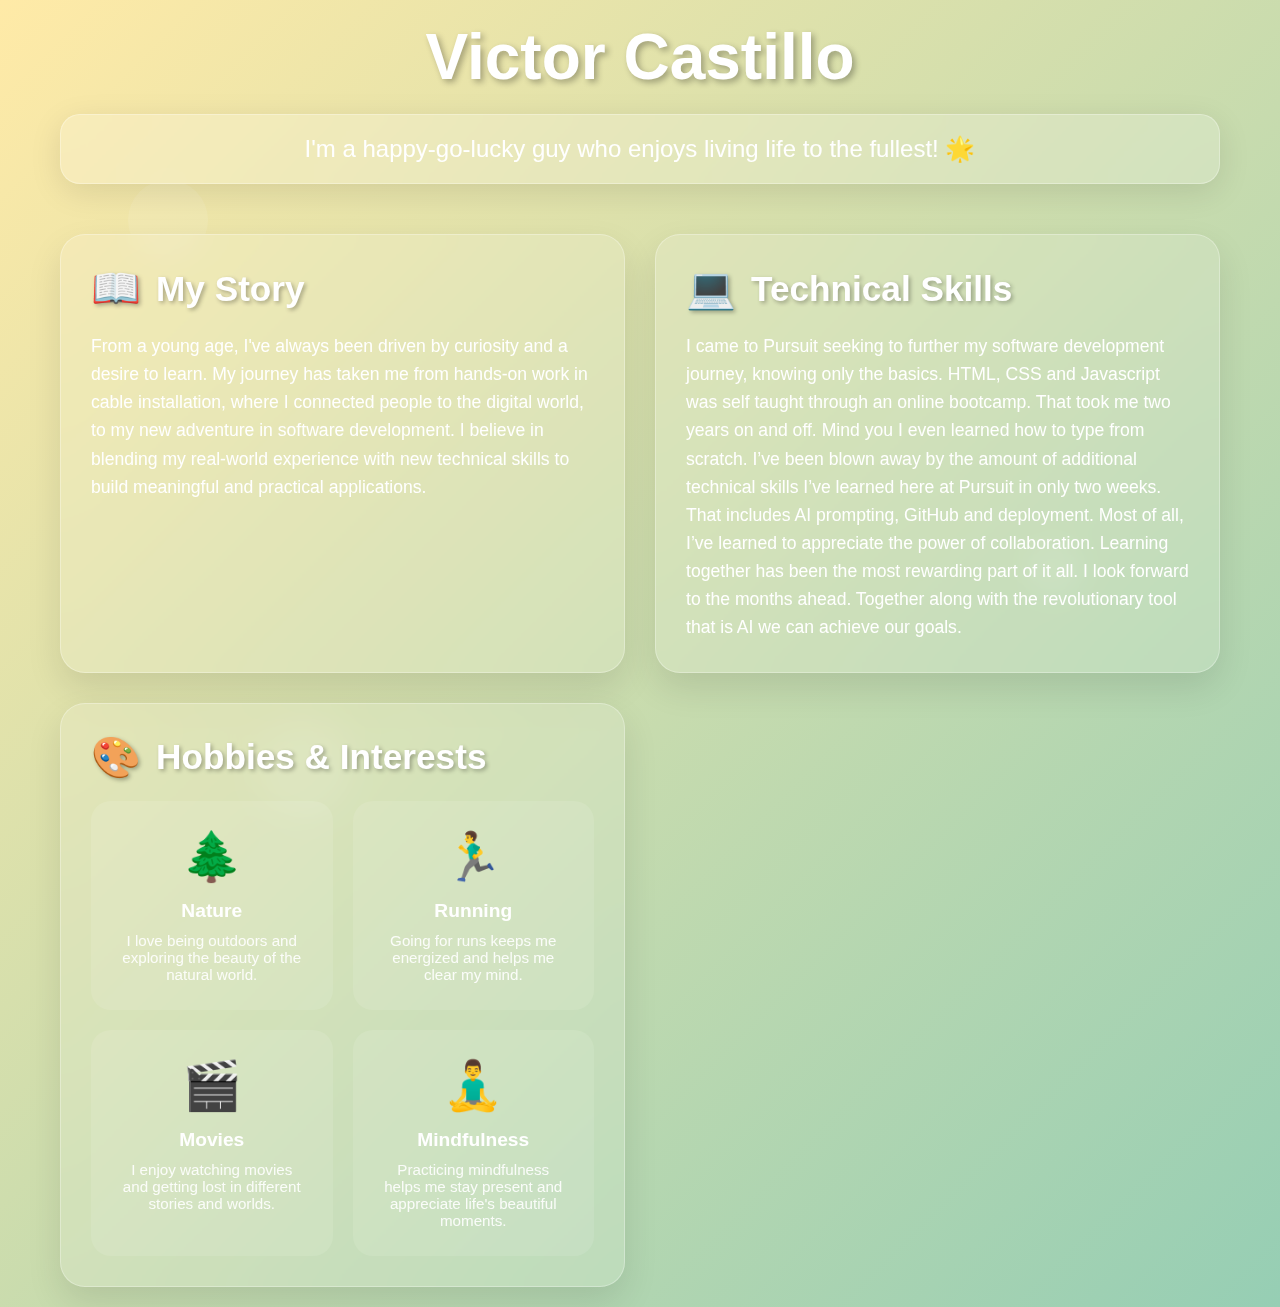
<file: index.html>
<!DOCTYPE html>
<html lang="en">
<head>
    <meta charset="UTF-8">
    <meta name="viewport" content="width=device-width, initial-scale=1.0">
    <title>Victor Castillo - Living Life to the Fullest</title>
    <link rel="stylesheet" href="my_webpage.css">
</head>
<body>
    <div class="floating-elements">
        <div class="floating-circle circle1"></div>
        <div class="floating-circle circle2"></div>
        <div class="floating-circle circle3"></div>
    </div>

    <div class="container">
        <header class="header">
            <h1 class="name">Victor Castillo</h1>
            <div class="bio">
                I'm a happy-go-lucky guy who enjoys living life to the fullest! 🌟
            </div>
        </header>

        <div class="sections">
            <!-- My Story -->
            <section class="section">
                <h2><span class="icon">📖</span>My Story</h2>
                <p class="text-content">
                    From a young age, I've always been driven by curiosity and a desire to learn. My journey has taken me from hands-on work in cable installation, where I connected people to the digital world, to my new adventure in software development. I believe in blending my real-world experience with new technical skills to build meaningful and practical applications.
                </p>
            </section>
            
            <!-- Technical Skills -->
            <section class="section">
                <h2><span class="icon">💻</span>Technical Skills</h2>
                <p class="text-content">
                    I came to Pursuit seeking to further my software development journey, knowing only the basics. HTML, CSS and Javascript was self taught through an online bootcamp. That took me two years on and off. Mind you I even learned how to type from scratch. I’ve been blown away by the amount of additional technical skills I’ve learned here at Pursuit in only two weeks. That includes AI prompting, GitHub and deployment. Most of all, I’ve learned to appreciate the power of collaboration. Learning together has been the most rewarding part of it all. I look forward to the months ahead. Together along with the revolutionary tool that is AI we can achieve our goals.
                </p>
            </section>

            <!-- Hobbies & Interests -->
            <section class="section">
                <h2><span class="icon">🎨</span>Hobbies & Interests</h2>
                <div class="hobbies-grid">
                    <div class="hobby-card">
                        <span class="hobby-icon nature">🌲</span>
                        <h3>Nature</h3>
                        <p>I love being outdoors and exploring the beauty of the natural world.</p>
                    </div>
                    <div class="hobby-card">
                        <span class="hobby-icon running">🏃‍♂️</span>
                        <h3>Running</h3>
                        <p>Going for runs keeps me energized and helps me clear my mind.</p>
                    </div>
                    <div class="hobby-card">
                        <span class="hobby-icon movies">🎬</span>
                        <h3>Movies</h3>
                        <p>I enjoy watching movies and getting lost in different stories and worlds.</p>
                    </div>
                    <div class="hobby-card">
                        <span class="hobby-icon mindfulness">🧘‍♂️</span>
                        <h3>Mindfulness</h3>
                        <p>Practicing mindfulness helps me stay present and appreciate life's beautiful moments.</p>
                    </div>
                </div>
            </section>
        </div>
    </div>
</body>
</html>
</file>
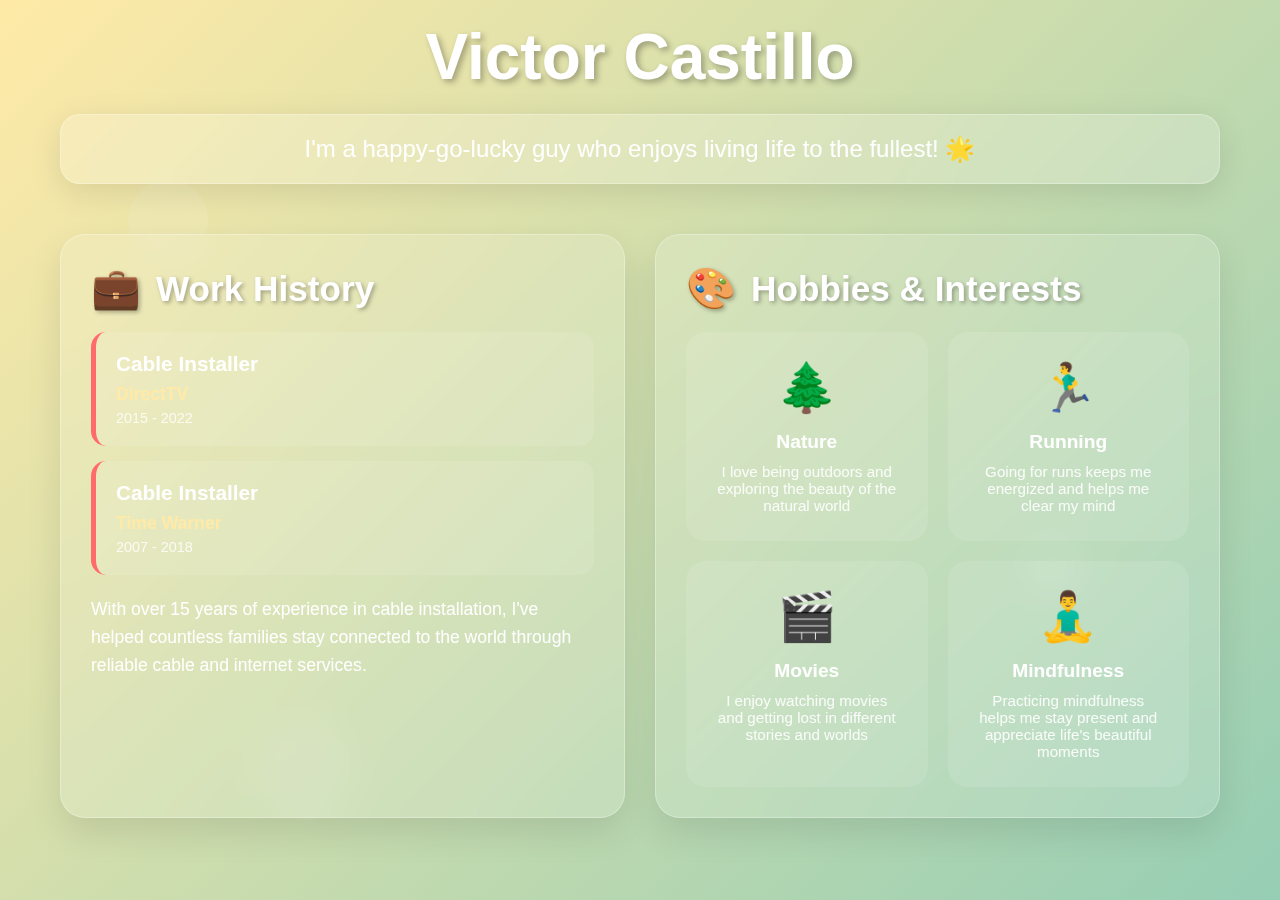
<file: my_webpage.html>
<!DOCTYPE html>
<html lang="en">
<head>
    <meta charset="UTF-8">
    <meta name="viewport" content="width=device-width, initial-scale=1.0">
    <title>Victor Castillo - Living Life to the Fullest</title>
    <link rel="stylesheet" href="my_webpage.css">
</head>
<body>
    <div class="floating-elements">
        <div class="floating-circle circle1"></div>
        <div class="floating-circle circle2"></div>
        <div class="floating-circle circle3"></div>
    </div>

    <div class="container">
        <header class="header">
            <h1 class="name">Victor Castillo</h1>
            <div class="bio">
                I'm a happy-go-lucky guy who enjoys living life to the fullest! 🌟
            </div>
        </header>

        <div class="sections">
            <section class="section">
                <h2><span class="icon">💼</span>Work History</h2>
                <div class="work-item">
                    <h3>Cable Installer</h3>
                    <div class="company">DirectTV</div>
                    <div class="years">2015 - 2022</div>
                </div>
                <div class="work-item">
                    <h3>Cable Installer</h3>
                    <div class="company">Time Warner</div>
                    <div class="years">2007 - 2018</div>
                </div>
                <p class="text-content" style="margin-top: 20px;">
                    With over 15 years of experience in cable installation, I've helped countless families stay connected to the world through reliable cable and internet services.
                </p>
            </section>

            <section class="section">
                <h2><span class="icon">🎨</span>Hobbies & Interests</h2>
                <div class="hobbies-grid">
                    <div class="hobby-card">
                        <span class="hobby-icon nature">🌲</span>
                        <h3>Nature</h3>
                        <p>I love being outdoors and exploring the beauty of the natural world</p>
                    </div>
                    <div class="hobby-card">
                        <span class="hobby-icon running">🏃‍♂️</span>
                        <h3>Running</h3>
                        <p>Going for runs keeps me energized and helps me clear my mind</p>
                    </div>
                    <div class="hobby-card">
                        <span class="hobby-icon movies">🎬</span>
                        <h3>Movies</h3>
                        <p>I enjoy watching movies and getting lost in different stories and worlds</p>
                    </div>
                    <div class="hobby-card">
                        <span class="hobby-icon mindfulness">🧘‍♂️</span>
                        <h3>Mindfulness</h3>
                        <p>Practicing mindfulness helps me stay present and appreciate life's beautiful moments</p>
                    </div>
                </div>
            </section>
        </div>
    </div>
</body>
</html>
</file>
<file: my_webpage.css>
* {
  margin: 0;
  padding: 0;
  box-sizing: border-box;
}

body {
  font-family: "Arial", sans-serif;
  background: linear-gradient(
    -45deg,
    #ff6b6b,
    #4ecdc4,
    #45b7d1,
    #96ceb4,
    #ffeaa7
  );
  background-size: 400% 400%;
  animation: gradientShift 15s ease infinite;
  min-height: 100vh;
}

@keyframes gradientShift {
  0% {
    background-position: 0% 50%;
  }
  50% {
    background-position: 100% 50%;
  }
  100% {
    background-position: 0% 50%;
  }
}

.container {
  max-width: 1200px;
  margin: 0 auto;
  padding: 20px;
}

.header {
  text-align: center;
  margin-bottom: 50px;
  animation: slideDown 1s ease-out;
}

@keyframes slideDown {
  from {
    transform: translateY(-50px);
    opacity: 0;
  }
  to {
    transform: translateY(0);
    opacity: 1;
  }
}

.name {
  font-size: 4rem;
  font-weight: bold;
  color: white;
  text-shadow: 3px 3px 6px rgba(0, 0, 0, 0.3);
  margin-bottom: 20px;
  animation: bounce 2s ease-in-out infinite alternate;
}

@keyframes bounce {
  from {
    transform: translateY(0px);
  }
  to {
    transform: translateY(-10px);
  }
}

.bio {
  font-size: 1.5rem;
  color: white;
  background: rgba(255, 255, 255, 0.2);
  backdrop-filter: blur(10px);
  padding: 20px;
  border-radius: 20px;
  box-shadow: 0 8px 32px rgba(0, 0, 0, 0.1);
  border: 1px solid rgba(255, 255, 255, 0.3);
}

.sections {
  display: grid;
  grid-template-columns: repeat(auto-fit, minmax(400px, 1fr));
  gap: 30px;
  margin-top: 50px;
}

.section {
  background: rgba(255, 255, 255, 0.15);
  backdrop-filter: blur(15px);
  padding: 30px;
  border-radius: 25px;
  box-shadow: 0 15px 35px rgba(0, 0, 0, 0.1);
  border: 1px solid rgba(255, 255, 255, 0.3);
  transition: transform 0.3s ease, box-shadow 0.3s ease;
  animation: fadeInUp 0.8s ease-out;
}

.section:hover {
  transform: translateY(-10px) scale(1.02);
  box-shadow: 0 20px 40px rgba(0, 0, 0, 0.2);
}

@keyframes fadeInUp {
  from {
    transform: translateY(30px);
    opacity: 0;
  }
  to {
    transform: translateY(0);
    opacity: 1;
  }
}

.section h2 {
  font-size: 2.2rem;
  color: white;
  margin-bottom: 20px;
  text-shadow: 2px 2px 4px rgba(0, 0, 0, 0.3);
  display: flex;
  align-items: center;
  gap: 15px;
}

.icon {
  font-size: 2.5rem;
  animation: rotate 3s linear infinite;
}

@keyframes rotate {
  from {
    transform: rotate(0deg);
  }
  to {
    transform: rotate(360deg);
  }
}

.work-item {
  background: rgba(255, 255, 255, 0.1);
  padding: 20px;
  border-radius: 15px;
  margin-bottom: 15px;
  border-left: 5px solid #ff6b6b;
  transition: all 0.3s ease;
}

.work-item:hover {
  background: rgba(255, 255, 255, 0.2);
  transform: translateX(10px);
}

.work-item h3 {
  color: white;
  font-size: 1.3rem;
  margin-bottom: 8px;
}

.work-item .company {
  color: #ffeaa7;
  font-weight: bold;
  font-size: 1.1rem;
}

.work-item .years {
  color: rgba(255, 255, 255, 0.8);
  font-size: 0.9rem;
  margin-top: 5px;
}

.hobbies-grid {
  display: grid;
  grid-template-columns: repeat(auto-fit, minmax(200px, 1fr));
  gap: 20px;
}

.hobby-card {
  background: rgba(255, 255, 255, 0.1);
  padding: 25px;
  border-radius: 20px;
  text-align: center;
  transition: all 0.3s ease;
  border: 2px solid transparent;
}

.hobby-card:hover {
  background: rgba(255, 255, 255, 0.2);
  border-color: white;
  transform: scale(1.05);
}

.hobby-icon {
  font-size: 3rem;
  margin-bottom: 15px;
  display: block;
}

.nature {
  color: #4ecdc4;
}
.running {
  color: #ff6b6b;
}
.movies {
  color: #ffeaa7;
}

.hobby-card h3 {
  color: white;
  font-size: 1.2rem;
  margin-bottom: 10px;
}

.hobby-card p {
  color: rgba(255, 255, 255, 0.9);
  font-size: 0.95rem;
}

.text-content {
  color: white;
  font-size: 1.1rem;
  line-height: 1.6;
}

.floating-elements {
  position: fixed;
  top: 0;
  left: 0;
  width: 100%;
  height: 100%;
  pointer-events: none;
  z-index: -1;
}

.floating-circle {
  position: absolute;
  border-radius: 50%;
  background: rgba(255, 255, 255, 0.1);
  animation: float 6s ease-in-out infinite;
}

.circle1 {
  width: 80px;
  height: 80px;
  top: 20%;
  left: 10%;
  animation-delay: 0s;
}

.circle2 {
  width: 60px;
  height: 60px;
  top: 60%;
  left: 80%;
  animation-delay: 2s;
}

.circle3 {
  width: 100px;
  height: 100px;
  top: 80%;
  left: 20%;
  animation-delay: 4s;
}

@keyframes float {
  0%,
  100% {
    transform: translateY(0px) rotate(0deg);
  }
  50% {
    transform: translateY(-20px) rotate(180deg);
  }
}

@media (max-width: 768px) {
  .name {
    font-size: 2.5rem;
  }
  .sections {
    grid-template-columns: 1fr;
  }
  .section {
    padding: 20px;
  }
  .hobbies-grid {
    grid-template-columns: 1fr;
  }
}
</file>
